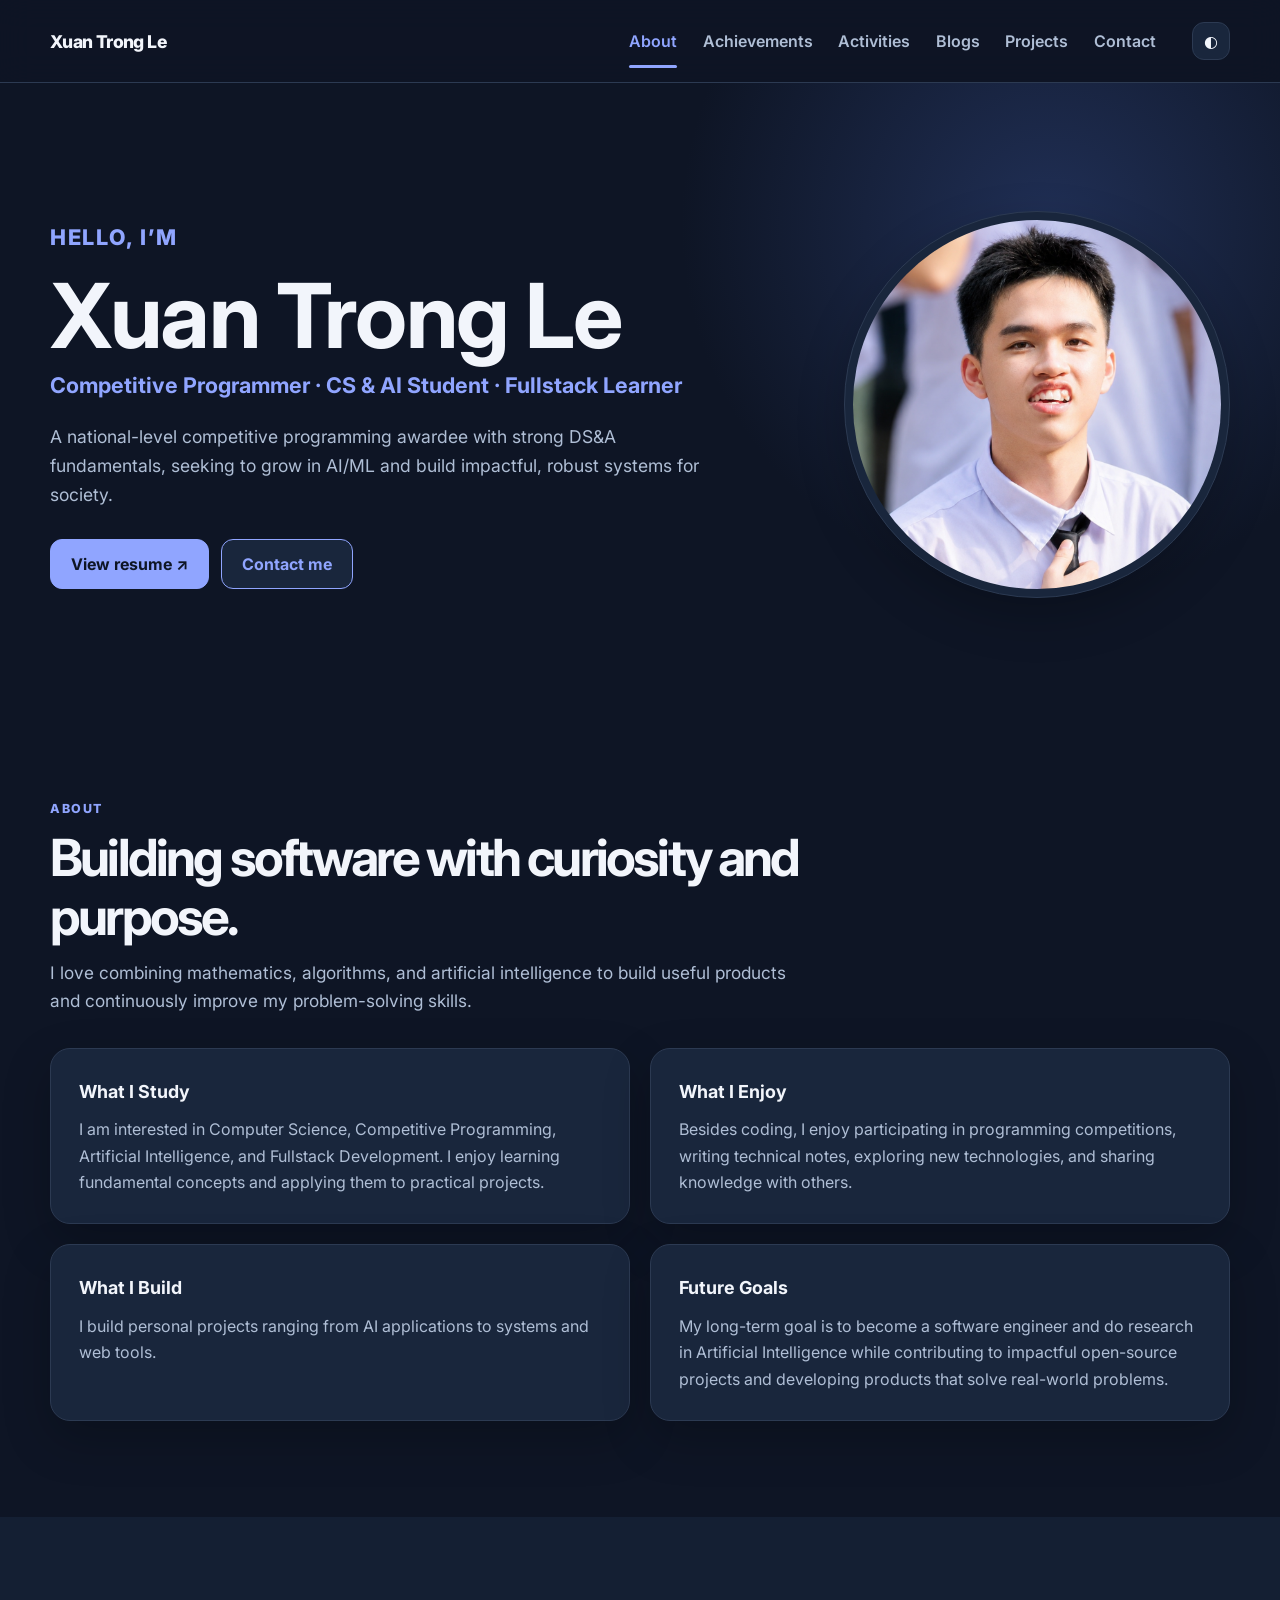
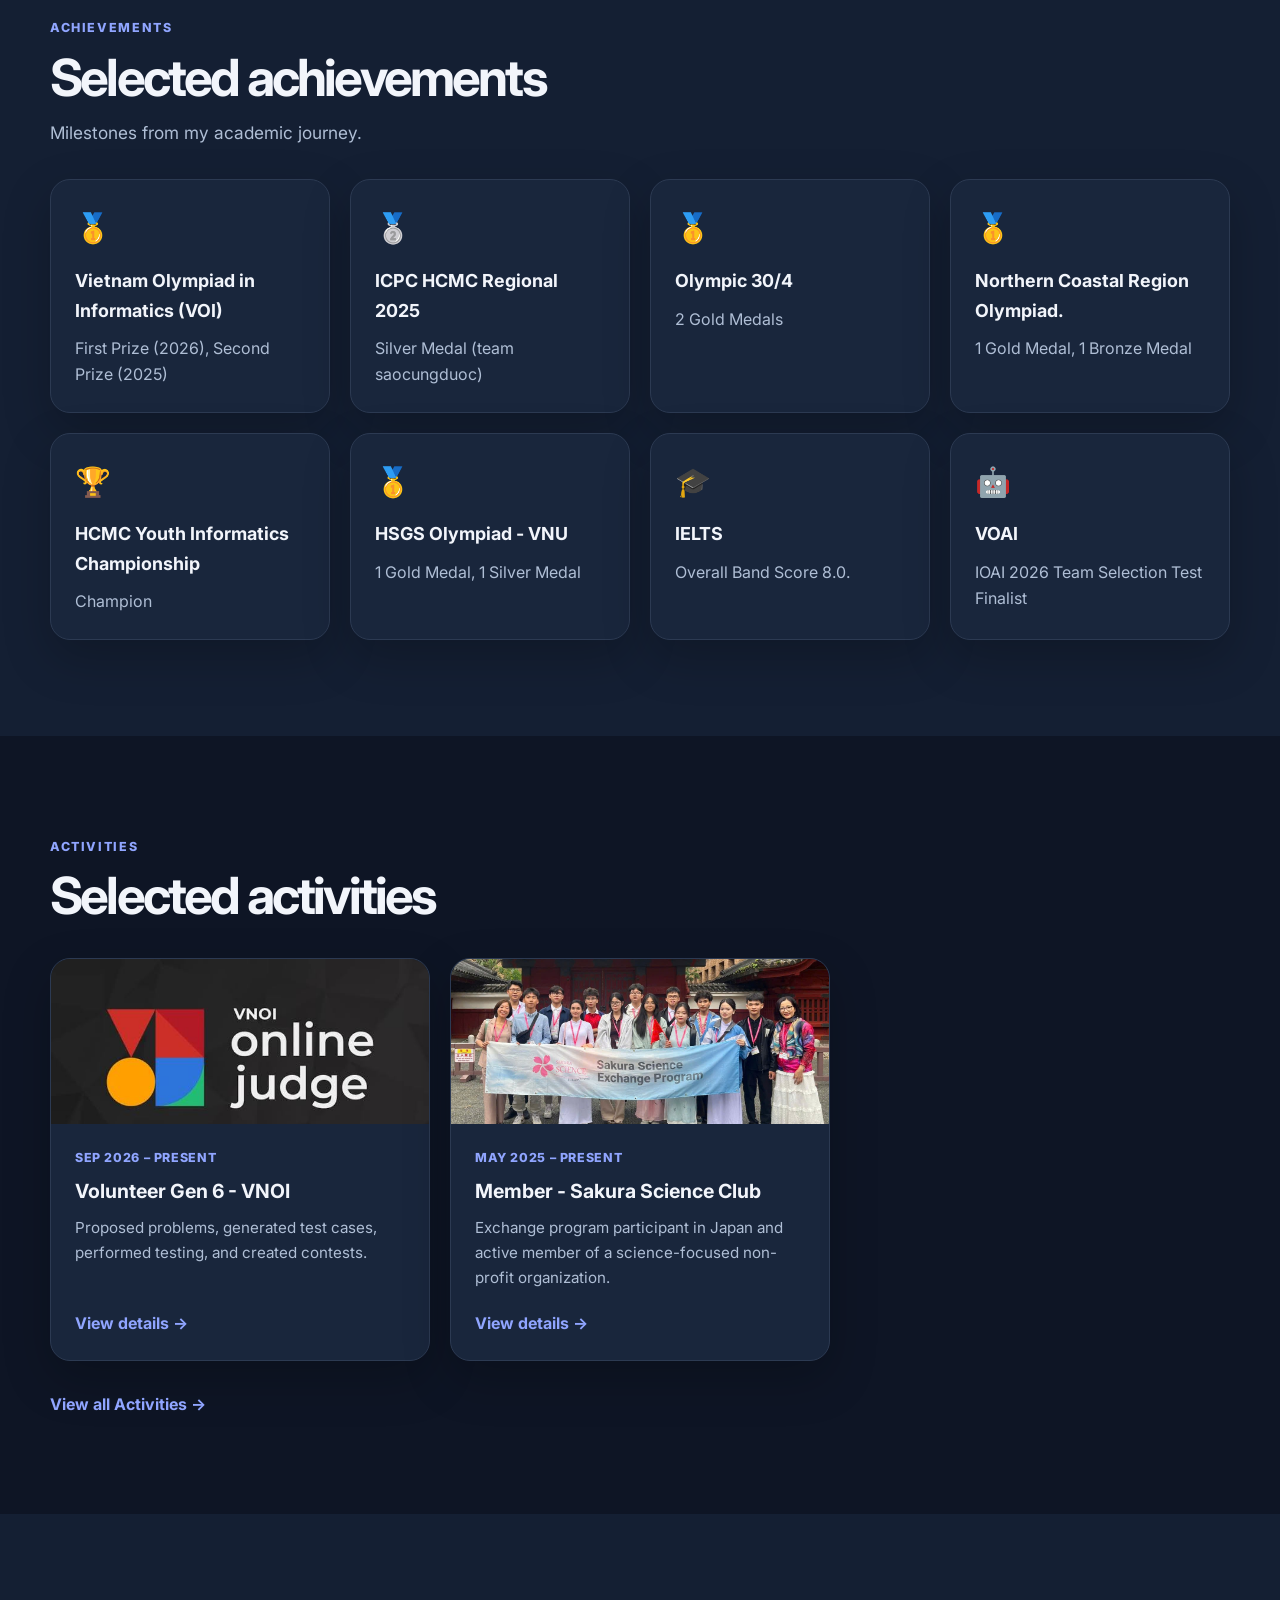
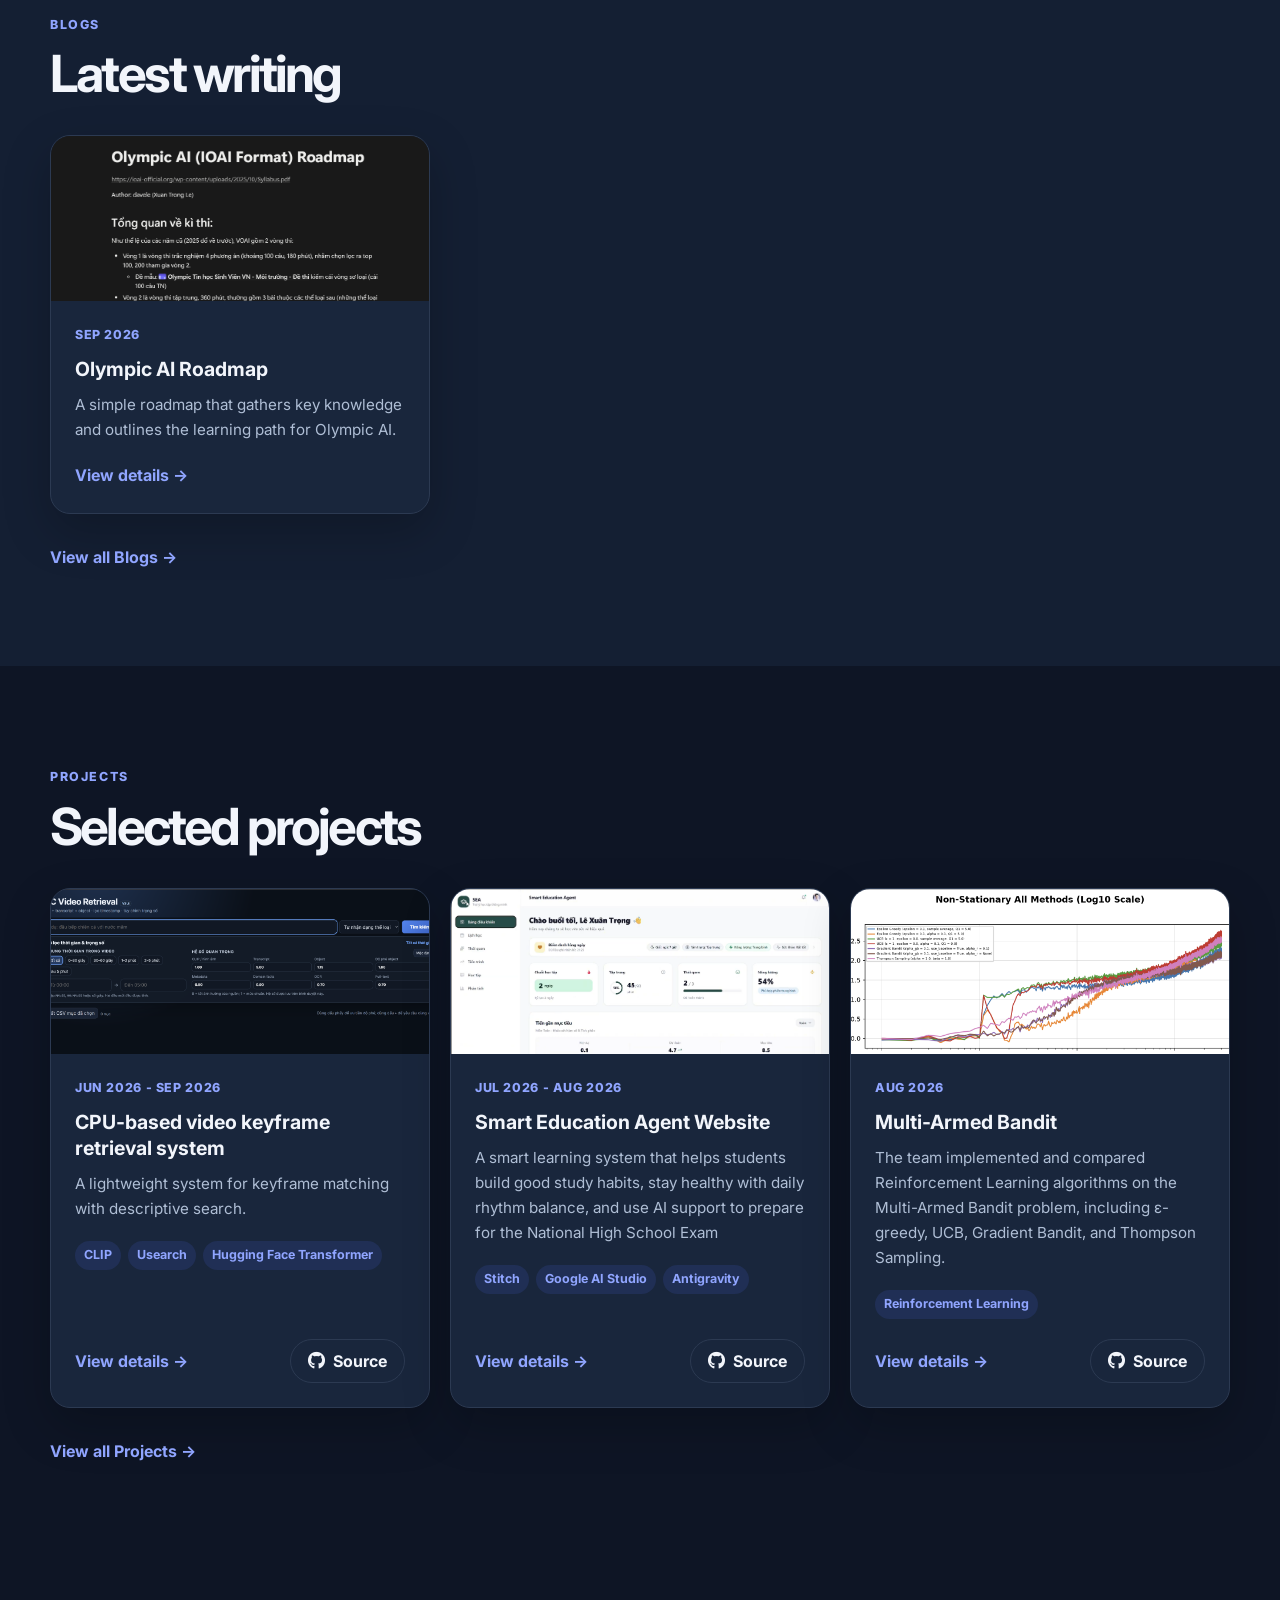
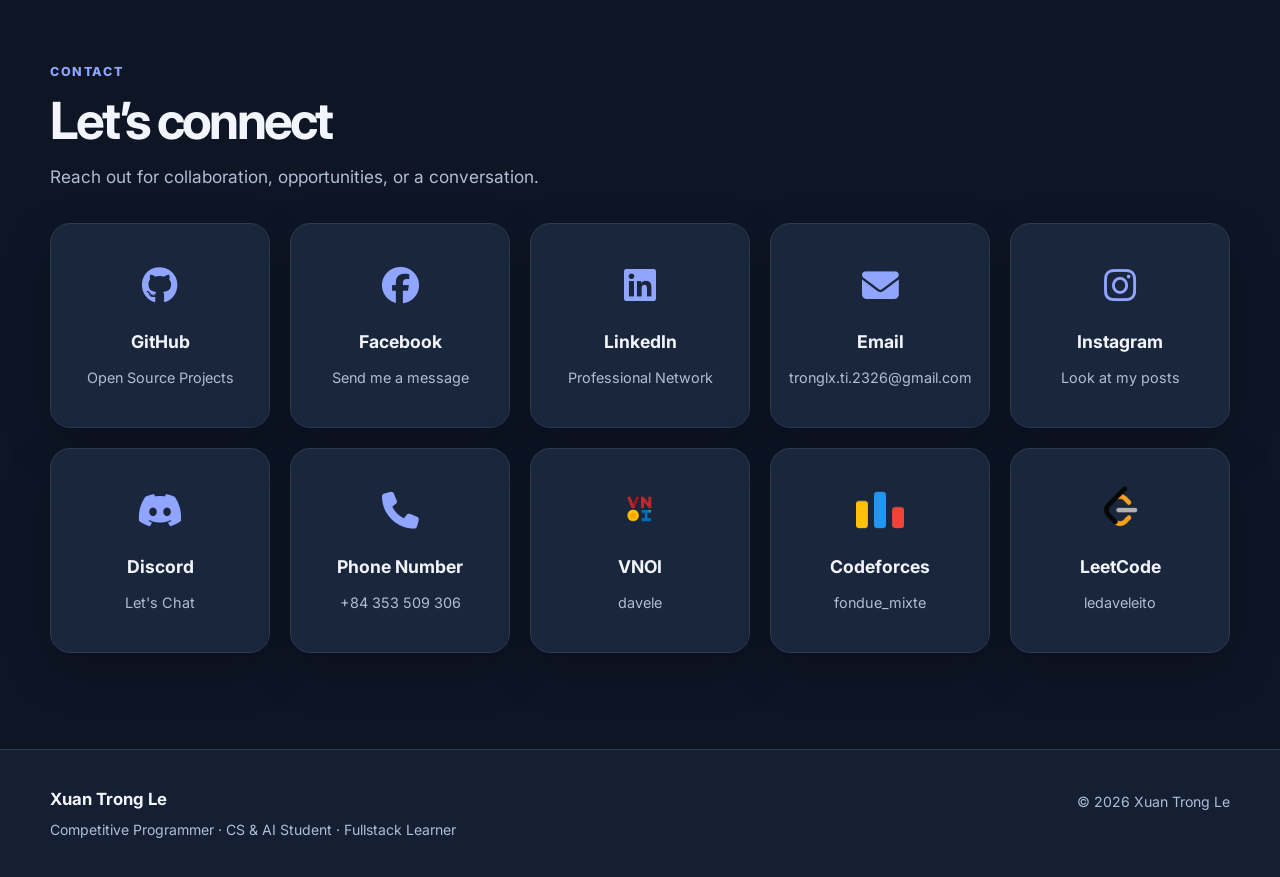
<file: index.html>
<!doctype html>
<html lang="en">
<head>
  <meta charset="utf-8">
  <meta name="viewport" content="width=device-width, initial-scale=1">
  <meta name="description" content="Personal portfolio of Xuan Trong Le.">
  <meta name="author" content="Xuan Trong Le">
  <title>Xuan Trong Le | Portfolio</title>
  <link rel="icon" href="images/favicon.ico">
  <link rel="preconnect" href="https://fonts.googleapis.com">
  <link rel="preconnect" href="https://fonts.gstatic.com" crossorigin>
  <link href="https://fonts.googleapis.com/css2?family=Inter:wght@400;500;600;700;800&display=swap" rel="stylesheet">
  <link href="https://cdnjs.cloudflare.com/ajax/libs/font-awesome/6.7.2/css/all.min.css" rel="stylesheet">
  <link rel="stylesheet" href="css/style.css">
  <script src="js/script.js" defer></script>
</head>
<body data-page="home">
  <main id="app"></main>
  <noscript>This portfolio needs JavaScript to display content from data/content.json.</noscript>
</body>
</html>
</file>
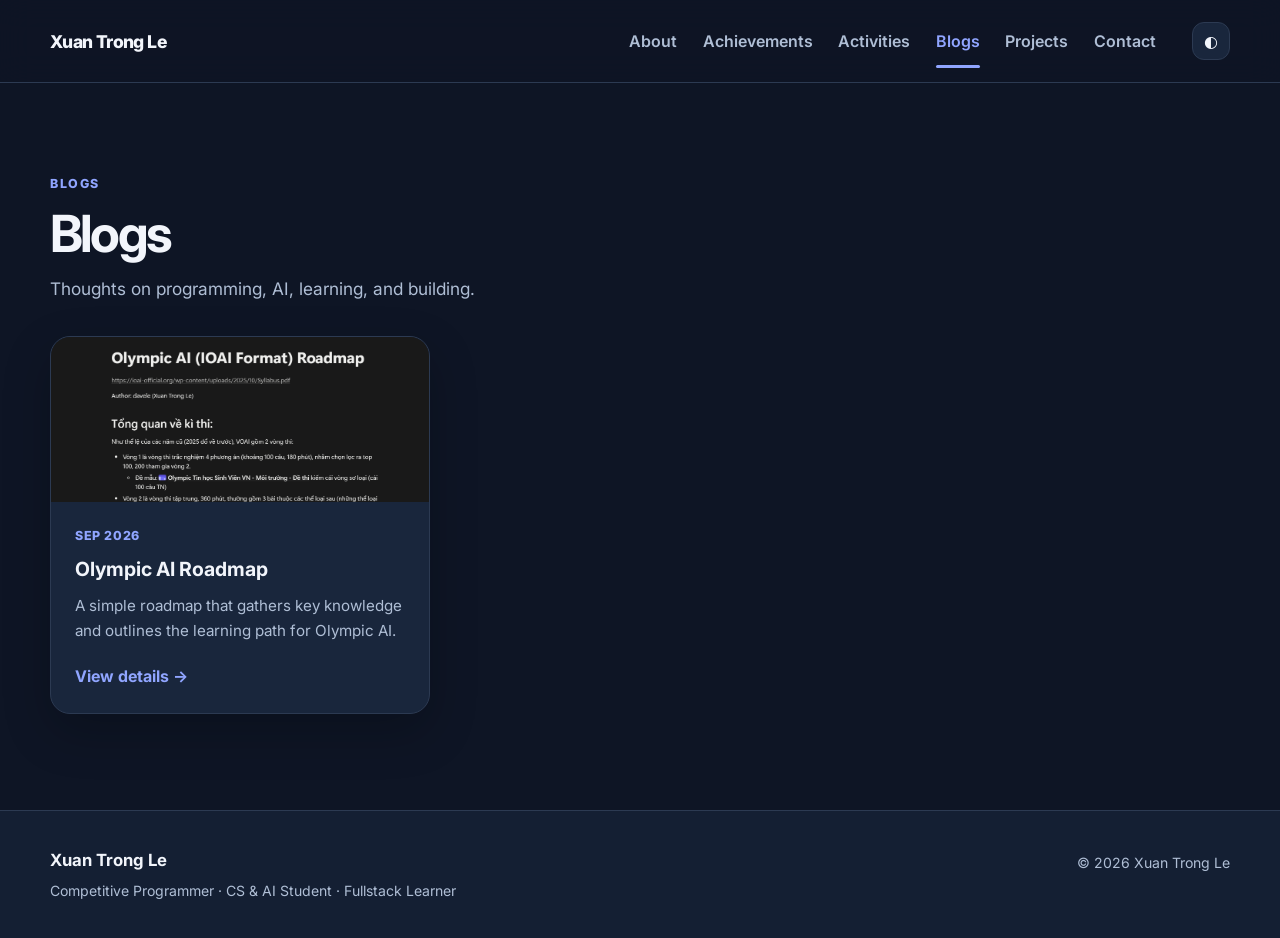
<file: blogs.html>
<!doctype html>
<html lang="en">
<head>
  <meta charset="utf-8">
  <meta name="viewport" content="width=device-width, initial-scale=1">
  <meta name="description" content="Writing and reflections by Xuan Trong Le.">
  <meta name="author" content="Xuan Trong Le">
  <title>Blogs | Xuan Trong Le</title>
  <link rel="icon" href="images/favicon.ico">
  <link rel="preconnect" href="https://fonts.googleapis.com">
  <link rel="preconnect" href="https://fonts.gstatic.com" crossorigin>
  <link href="https://fonts.googleapis.com/css2?family=Inter:wght@400;500;600;700;800&display=swap" rel="stylesheet">
  <link href="https://cdnjs.cloudflare.com/ajax/libs/font-awesome/6.7.2/css/all.min.css" rel="stylesheet">
  <link rel="stylesheet" href="css/style.css">
  <script src="js/script.js" defer></script>
</head>
<body data-page="blogs">
  <main id="app"></main>
  <noscript>This portfolio needs JavaScript to display content from data/content.json.</noscript>
</body>
</html>
</file>
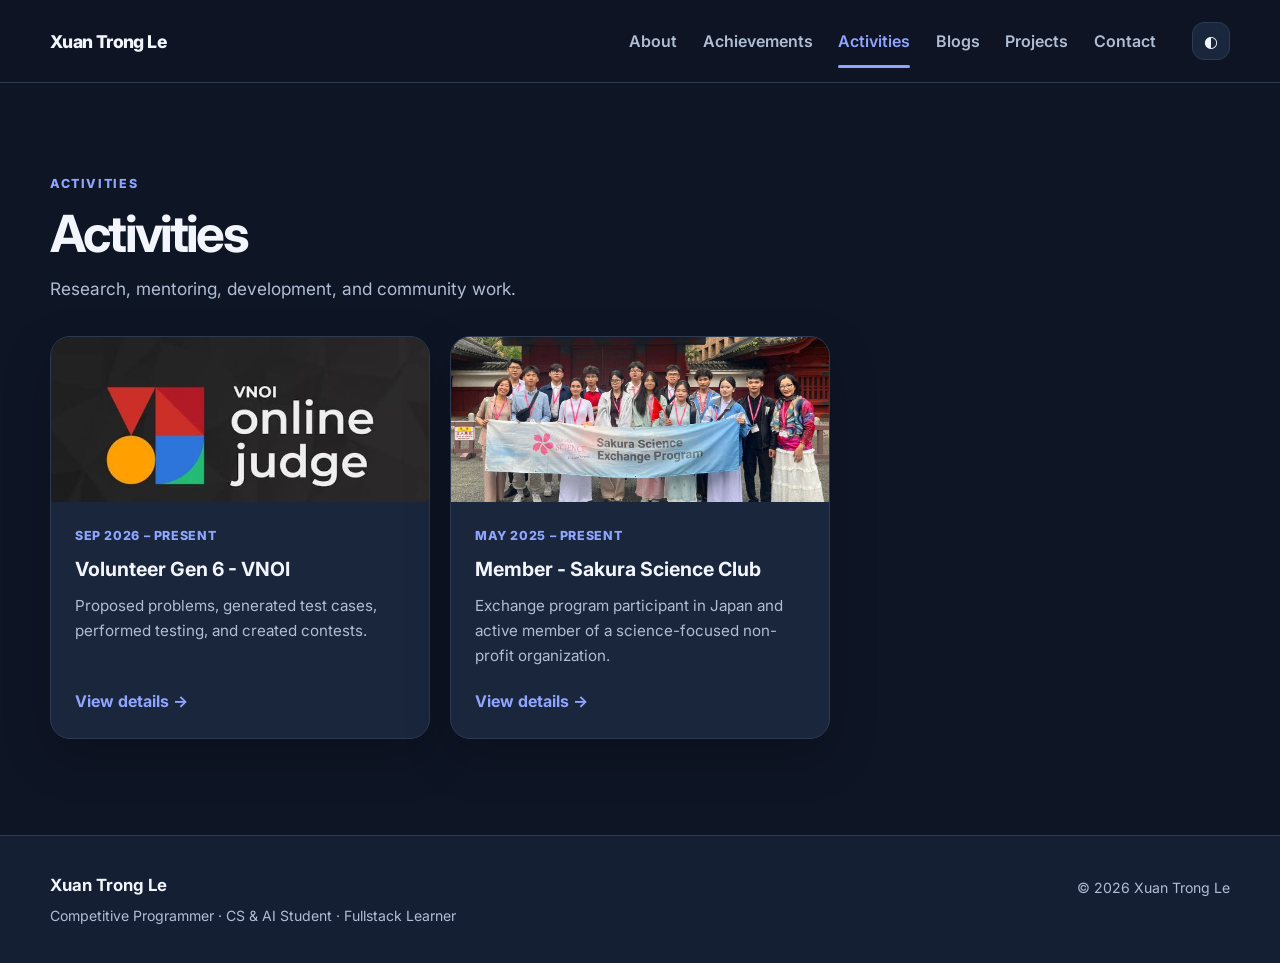
<file: experience.html>
<!doctype html>
<html lang="en">
<head>
  <meta charset="utf-8">
  <meta name="viewport" content="width=device-width, initial-scale=1">
  <meta name="description" content="Activities of Xuan Trong Le.">
  <meta name="author" content="Xuan Trong Le">
  <title>Activities | Xuan Trong Le</title>
  <link rel="icon" href="images/favicon.ico">
  <link rel="preconnect" href="https://fonts.googleapis.com">
  <link rel="preconnect" href="https://fonts.gstatic.com" crossorigin>
  <link href="https://fonts.googleapis.com/css2?family=Inter:wght@400;500;600;700;800&display=swap" rel="stylesheet">
  <link href="https://cdnjs.cloudflare.com/ajax/libs/font-awesome/6.7.2/css/all.min.css" rel="stylesheet">
  <link rel="stylesheet" href="css/style.css">
  <script src="js/script.js" defer></script>
</head>
<body data-page="experience">
  <main id="app"></main>
  <noscript>This portfolio needs JavaScript to display content from data/content.json.</noscript>
</body>
</html>
</file>
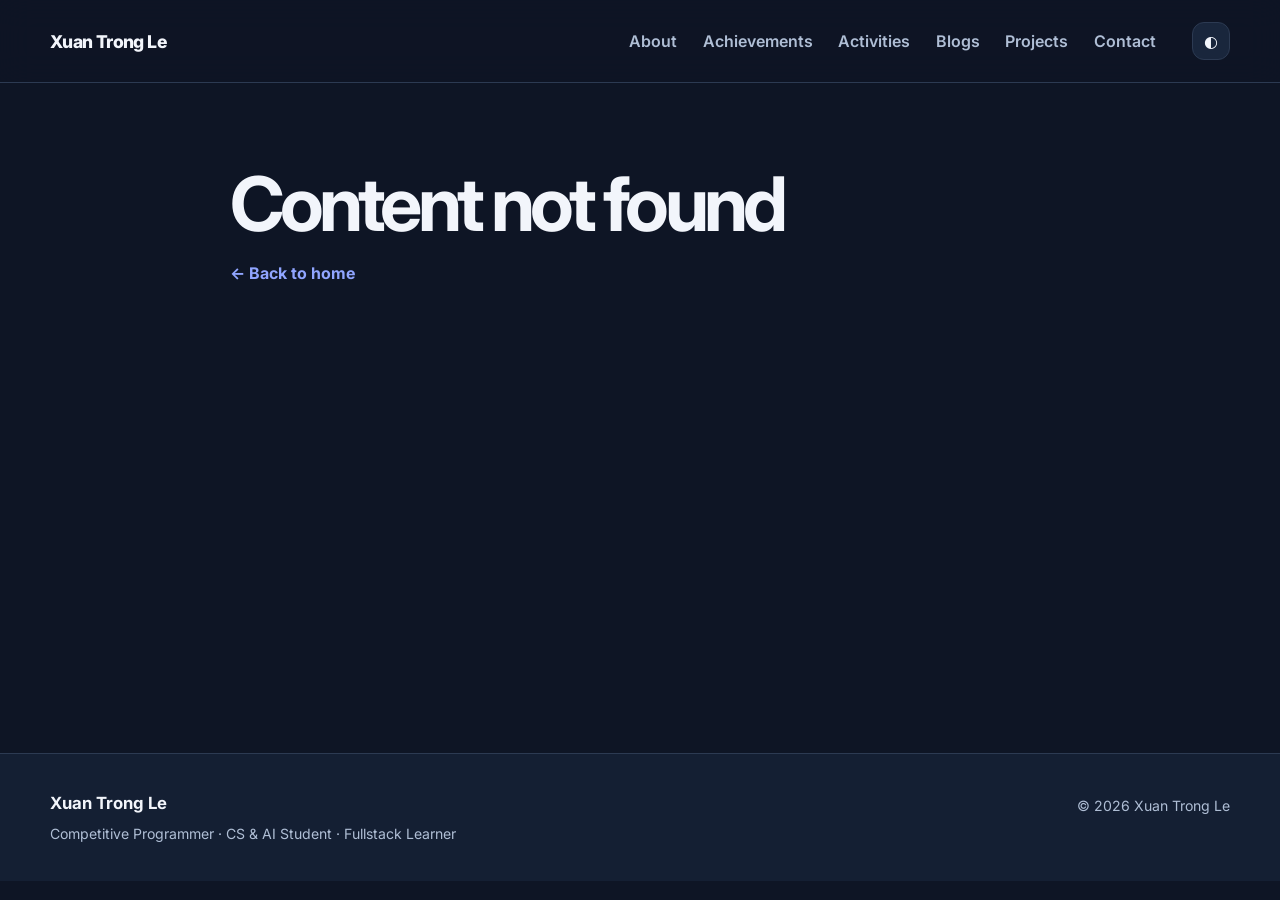
<file: post.html>
<!doctype html>
<html lang="en">
<head>
  <meta charset="utf-8">
  <meta name="viewport" content="width=device-width, initial-scale=1">
  <meta name="description" content="Portfolio article by Xuan Trong Le.">
  <meta name="author" content="Xuan Trong Le">
  <title>Article | Xuan Trong Le</title>
  <link rel="icon" href="images/favicon.ico">
  <link rel="preconnect" href="https://fonts.googleapis.com">
  <link rel="preconnect" href="https://fonts.gstatic.com" crossorigin>
  <link href="https://fonts.googleapis.com/css2?family=Inter:wght@400;500;600;700;800&display=swap" rel="stylesheet">
  <link href="https://cdnjs.cloudflare.com/ajax/libs/font-awesome/6.7.2/css/all.min.css" rel="stylesheet">
  <link rel="stylesheet" href="css/style.css">
  <script src="js/script.js" defer></script>
</head>
<body data-page="post">
  <main id="app"></main>
  <noscript>This portfolio needs JavaScript to display content from data/content.json.</noscript>
</body>
</html>
</file>
<file: css/style.css>
:root {
  color-scheme: dark;
  --background: #0e1525;
  --surface: #141f33;
  --card: #19263c;
  --text: #f2f5fb;
  --muted: #afbed5;
  --border: #2c3a52;
  --accent: #90a5ff;
  --accent-strong: #b6c3ff;
  --accent-soft: #202f55;
  --shadow: 0 18px 48px rgba(0, 0, 0, .22);
}
:root.light {
  color-scheme: light;
  --background: #ffffff;
  --surface: #f7f9fd;
  --card: #ffffff;
  --text: #17213a;
  --muted: #667085;
  --border: #e6eaf2;
  --accent: #4667e8;
  --accent-strong: #3453d3;
  --accent-soft: #edf1ff;
  --shadow: 0 18px 48px rgba(34, 54, 103, .08);
}
* { box-sizing: border-box; }
html { scroll-behavior: smooth; scroll-padding-top: 100px; }
body { margin: 0; background: var(--background); color: var(--text); font-family: Inter, system-ui, sans-serif; line-height: 1.65; }
a { color: inherit; text-decoration: none; }
button { font: inherit; cursor: pointer; }
img { display: block; max-width: 100%; }
.container { width: min(1180px, calc(100% - 48px)); margin-inline: auto; }
.site-header { position: sticky; z-index: 20; top: 0; border-bottom: 1px solid var(--border); background: color-mix(in srgb, var(--background) 93%, transparent); backdrop-filter: blur(16px); }
.header-inner { min-height: 82px; display: flex; align-items: center; gap: 28px; }
.logo { flex: 0 0 auto; color: var(--text); font-weight: 800; font-size: 1.1rem; letter-spacing: -.035em; }
.site-nav { display: flex; justify-content: center; align-items: center; gap: clamp(12px, 2vw, 30px); margin-left: auto; }
.site-nav a { position: relative; padding: 28px 0; color: var(--muted); font-weight: 600; white-space: nowrap; transition: color .2s; }
.site-nav a:hover, .site-nav a[aria-current="page"] { color: var(--accent); }
.site-nav a[aria-current="page"]::after { position: absolute; content: ""; height: 3px; inset: auto 0 14px; border-radius: 5px; background: var(--accent); }
.header-actions { display: flex; gap: 8px; margin-left: 8px; }
.icon-button { width: 38px; height: 38px; border: 1px solid var(--border); border-radius: 12px; background: var(--card); color: var(--text); }
.icon-button:hover { border-color: var(--accent); color: var(--accent); }
.menu-button { display: none; }
.hero { --hero-label-size: clamp(1.05rem, 2vw, 1.35rem); overflow: hidden; padding: clamp(84px, 10vw, 145px) 0 100px; background: radial-gradient(circle at 82% 23%, var(--accent-soft), transparent 32%), var(--background); }
.hero-inner { display: grid; grid-template-columns: minmax(0, 1.3fr) minmax(260px, .7fr); align-items: center; gap: clamp(36px, 6vw, 100px); }
.eyebrow { display: inline-block; color: var(--accent); font-size: .78rem; font-weight: 800; letter-spacing: .13em; text-transform: uppercase; }
.hero .eyebrow { font-size: var(--hero-label-size); letter-spacing: .08em; }
h1, h2, h3, p { margin-top: 0; }
.hero h1 { margin: 14px 0 6px; font-size: clamp(3.4rem, 7vw, 6.4rem); letter-spacing: -.02em; line-height: 1.04; }
.hero-tagline { margin: 0 0 18px; color: var(--accent); font-size: var(--hero-label-size); font-weight: 700; }
.hero-intro { max-width: 650px; color: var(--muted); font-size: 1.1rem; }
.button-row { display: flex; flex-wrap: wrap; gap: 12px; margin: 30px 0 0; }
.button { display: inline-flex; align-items: center; justify-content: center; min-height: 48px; padding: 11px 20px; border: 1px solid var(--accent); border-radius: 12px; font-weight: 700; transition: transform .2s, background .2s; }
.button:hover { transform: translateY(-2px); }
.button-primary { background: var(--accent); color: #0e1525; }
:root.light .button-primary { color: #fff; }
.button-primary:hover { background: var(--accent-strong); }
.button-secondary { background: var(--card); color: var(--accent); }
.avatar-frame { width: min(100%, 390px); aspect-ratio: 1; margin-inline: auto; padding: 8px; overflow: hidden; border: 1px solid var(--border); border-radius: 50%; background: var(--card); box-shadow: var(--shadow); }
.avatar-frame img { width: 100%; height: 100%; object-fit: cover; border-radius: 50%; }
.section { padding: 96px 0; }
.section-muted { background: var(--surface); }
.section-heading { max-width: 760px; margin-bottom: 32px; }
.section-heading h2 { margin: 8px 0 12px; font-size: clamp(2.1rem, 4vw, 3.2rem); letter-spacing: -.055em; line-height: 1.16; }
.section-heading p { margin: 0; color: var(--muted); font-size: 1.08rem; }
.about-grid, .award-grid, .card-grid, .contact-grid { display: grid; gap: 20px; }
.about-grid { grid-template-columns: repeat(2, minmax(0, 1fr)); }
.info-card, .award-card, .content-card, .contact-card { border: 1px solid var(--border); border-radius: 20px; background: var(--card); box-shadow: var(--shadow); }
.info-card { padding: 28px; }
.info-card h3, .award-card h3 { margin: 0 0 10px; font-size: 1.12rem; }
.info-card p, .award-card p { margin: 0; color: var(--muted); }
.award-grid { grid-template-columns: repeat(4, minmax(0, 1fr)); }
.award-card { padding: 24px; }
.award-icon { display: block; margin-bottom: 14px; font-size: 1.8rem; }
.card-grid { grid-template-columns: repeat(3, minmax(0, 1fr)); }
.content-card { min-width: 0; overflow: hidden; display: flex; flex-direction: column; transition: transform .2s, box-shadow .2s; }
.content-card:hover { transform: translateY(-4px); box-shadow: 0 22px 52px rgba(34, 54, 103, .15); }
.card-visual { display: grid; place-items: center; height: 165px; overflow: hidden; background: linear-gradient(135deg, var(--accent-soft), var(--surface)); color: var(--accent); }
.card-visual img { width: 100%; height: 100%; object-fit: cover; }
.card-visual span { font-size: 4rem; font-weight: 800; opacity: .55; }
.card-body { display: flex; flex: 1; flex-direction: column; align-items: flex-start; padding: 24px; }
.card-meta { margin-bottom: 10px; color: var(--accent); font-size: .78rem; font-weight: 800; letter-spacing: .05em; text-transform: uppercase; }
.card-body h3 { margin: 0 0 10px; font-size: 1.22rem; line-height: 1.35; }
.card-body p { margin: 0 0 20px; color: var(--muted); font-size: .95rem; }
.text-link, .section-link, .back-link, .article-link { color: var(--accent); font-weight: 700; }
.text-link { margin-top: auto; }
.text-link:hover, .section-link:hover, .back-link:hover, .article-link:hover { text-decoration: underline; text-underline-offset: 4px; }
.project-actions { display: flex; align-items: center; justify-content: space-between; flex-wrap: wrap; gap: 12px; width: 100%; margin-top: auto; }
.project-actions .text-link { margin-top: 0; }
.source-link { display: inline-flex; align-items: center; justify-content: center; gap: 8px; min-height: 42px; padding: 8px 17px; border: 1px solid var(--border); border-radius: 999px; background: var(--card); color: var(--text); font-weight: 700; transition: border-color .2s, color .2s, transform .2s; }
.source-link:hover { border-color: var(--accent); color: var(--accent); transform: translateY(-2px); }
.source-link i { font-size: 1.1rem; }
.article-shell > .source-link { margin-top: 8px; }
.section-link { display: inline-block; margin-top: 30px; }
.tags { display: flex; flex-wrap: wrap; gap: 7px; margin: 0 0 20px; }
.tags span { padding: 4px 9px; border-radius: 999px; background: var(--accent-soft); color: var(--accent); font-size: .78rem; font-weight: 700; }
.contact-grid { grid-template-columns: repeat(5, minmax(0, 1fr)); }
.contact-card { min-height: 205px; padding: 26px 16px; display: flex; flex-direction: column; align-items: center; justify-content: center; text-align: center; transition: border-color .2s, transform .2s; }
.contact-card:hover { border-color: var(--accent); transform: translateY(-3px); }
.contact-icon { width: 48px; height: 48px; display: grid; place-items: center; margin-bottom: 18px; color: var(--accent); }
.contact-icon i { font-size: 2.3rem; line-height: 1; }
.contact-icon img { width: 100%; height: 100%; object-fit: contain; }
.contact-card strong, .contact-card span { display: block; }
.contact-card strong { margin-bottom: 10px; font-size: 1.1rem; }
.contact-card span { color: var(--muted); font-size: .9rem; overflow-wrap: anywhere; }
.listing-section { min-height: calc(100vh - 230px); padding-top: 86px; }
.article-page { min-height: calc(100vh - 230px); padding: 70px 0 110px; }
.article-shell { max-width: 820px; }
.back-link { display: block; width: fit-content; margin-bottom: 46px; }
.article-shell > .eyebrow { display: block; }
.article-page h1 { margin: 10px 0 14px; font-size: clamp(2.6rem, 6vw, 4.7rem); line-height: 1.1; letter-spacing: -.065em; }
.article-summary { color: var(--muted); font-size: 1.2rem; }
.article-body { margin-top: 48px; padding-top: 36px; border-top: 1px solid var(--border); font-size: 1.08rem; }
.article-body p, .article-body ul, .article-body ol { margin: 0 0 24px; }
.article-body h2 { margin: 36px 0 12px; font-size: 1.65rem; letter-spacing: -.035em; }
.article-body ul, .article-body ol { padding-left: 25px; }
.article-body li { margin-bottom: 7px; }
.article-body blockquote { margin: 28px 0; padding: 5px 0 5px 22px; border-left: 4px solid var(--accent); color: var(--muted); }
.article-body pre { overflow-x: auto; padding: 20px; border-radius: 14px; background: #182237; color: #f8fafc; font-size: .9rem; }
.article-body figure { margin: 30px 0; }
.article-body figure img { border-radius: 14px; }
.article-body figcaption { margin-top: 8px; color: var(--muted); font-size: .88rem; }
.article-link { display: inline-block; margin-bottom: 24px; }
.site-footer { border-top: 1px solid var(--border); padding: 36px 0; background: var(--surface); }
.footer-inner { display: flex; justify-content: space-between; gap: 20px; }
.footer-inner strong { font-size: 1.05rem; }
.footer-inner p { margin: 4px 0 0; color: var(--muted); font-size: .88rem; }
.empty-state, .load-error { padding: 24px; color: var(--muted); }
.load-error { max-width: 760px; margin: 80px auto; border: 1px solid var(--border); border-radius: 12px; }
@media (max-width: 1060px) {
  .header-inner { gap: 15px; }
  .site-nav { gap: 13px; }
  .site-nav a { font-size: .88rem; }
  .award-grid { grid-template-columns: repeat(2, minmax(0, 1fr)); }
  .contact-grid { grid-template-columns: repeat(3, minmax(0, 1fr)); }
}
@media (max-width: 760px) {
  .container { width: min(100% - 32px, 1180px); }
  .header-inner { min-height: 68px; }
  .site-nav { display: none; position: absolute; top: 68px; left: 0; right: 0; padding: 14px 20px 22px; border-bottom: 1px solid var(--border); background: var(--background); box-shadow: var(--shadow); }
  .site-nav.open { display: grid; gap: 0; }
  .site-nav a { padding: 10px 0; font-size: 1rem; }
  .site-nav a[aria-current="page"]::after { display: none; }
  .header-actions { margin-left: auto; }
  .menu-button { display: block; }
  .hero { padding: 65px 0; }
  .hero-inner { grid-template-columns: 1fr; }
  .avatar-frame { max-width: 300px; grid-row: 1; margin-left: 0; }
  .section { padding: 70px 0; }
  .about-grid, .card-grid { grid-template-columns: repeat(2, minmax(0, 1fr)); }
  .contact-grid { grid-template-columns: repeat(2, minmax(0, 1fr)); }
}
@media (max-width: 520px) {
  .hero h1 { font-size: 3.15rem; }
  .about-grid, .award-grid, .card-grid, .contact-grid { grid-template-columns: 1fr; }
  .card-visual { height: 185px; }
  .footer-inner { display: block; }
  .footer-inner > p { margin-top: 18px; }
}
@media (prefers-reduced-motion: reduce) {
  html { scroll-behavior: auto; }
  *, *::before, *::after { transition-duration: .01ms !important; animation-duration: .01ms !important; }
}
</file>
